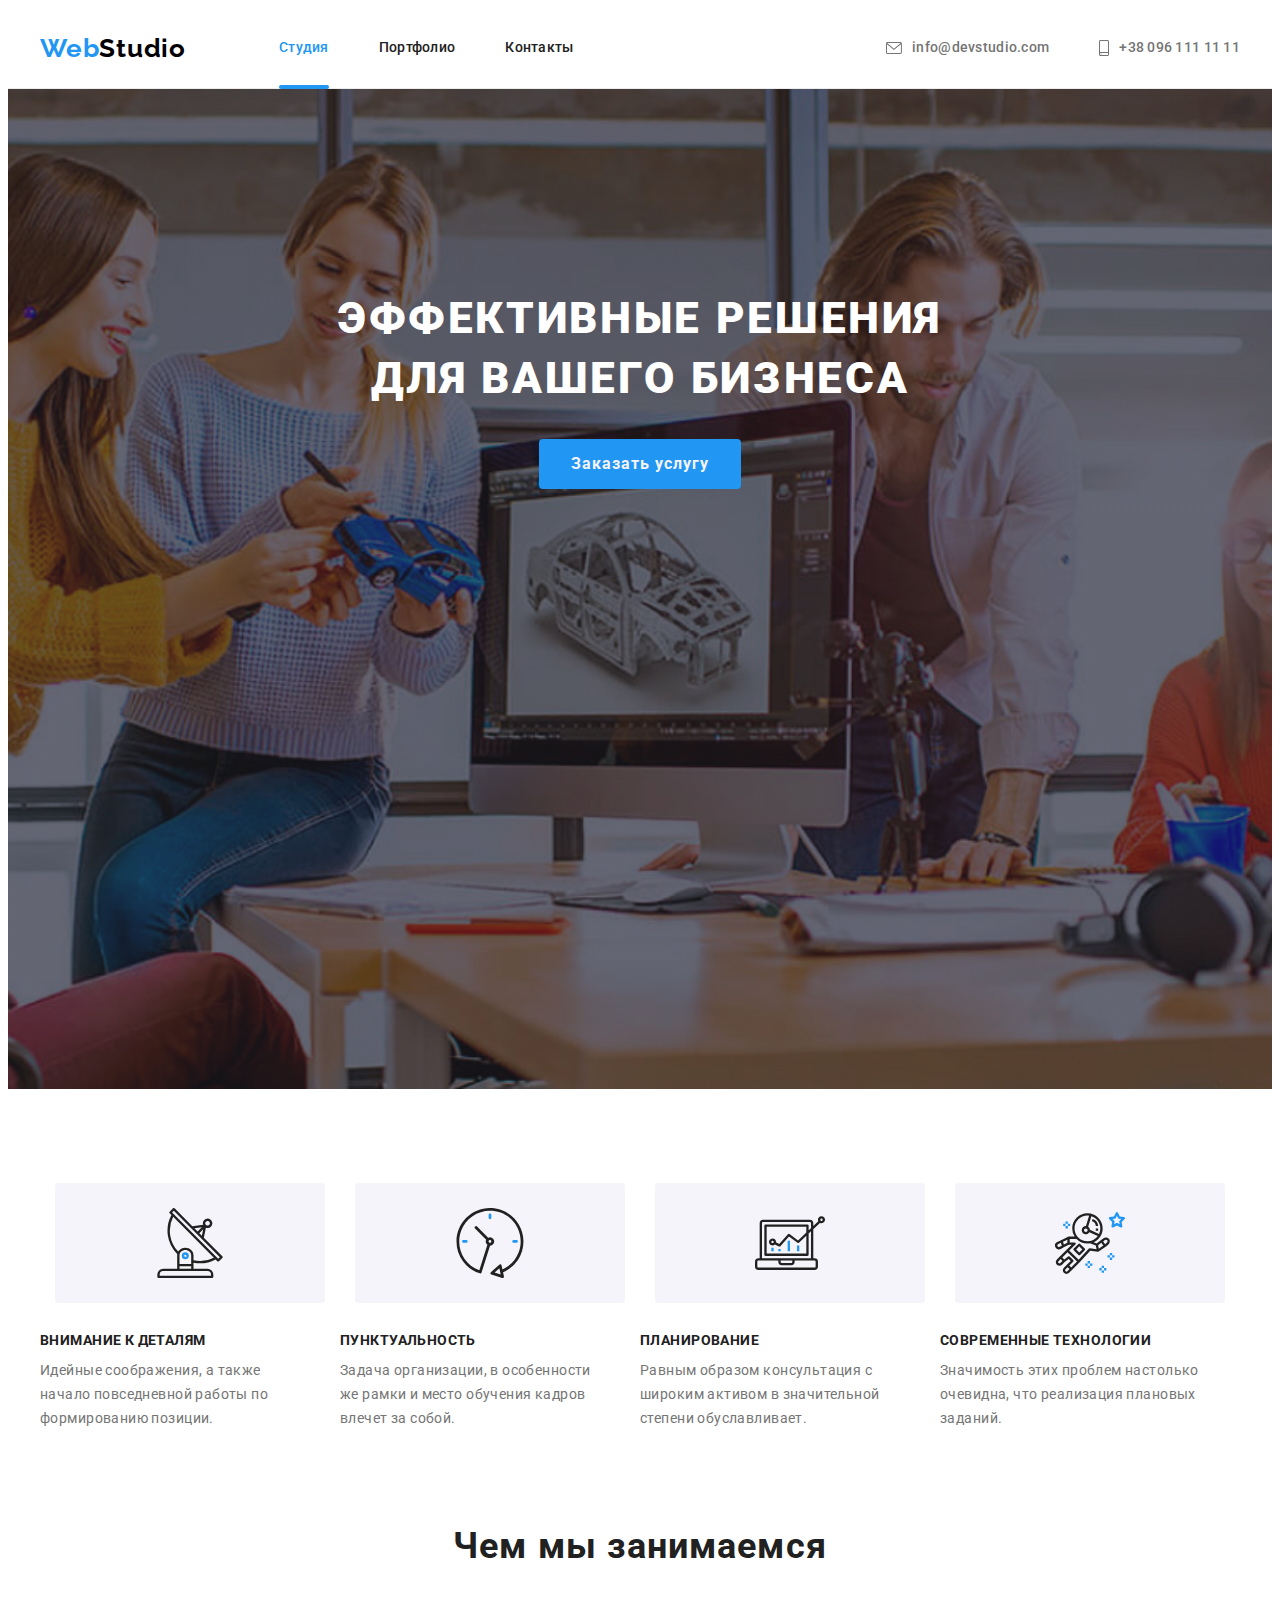
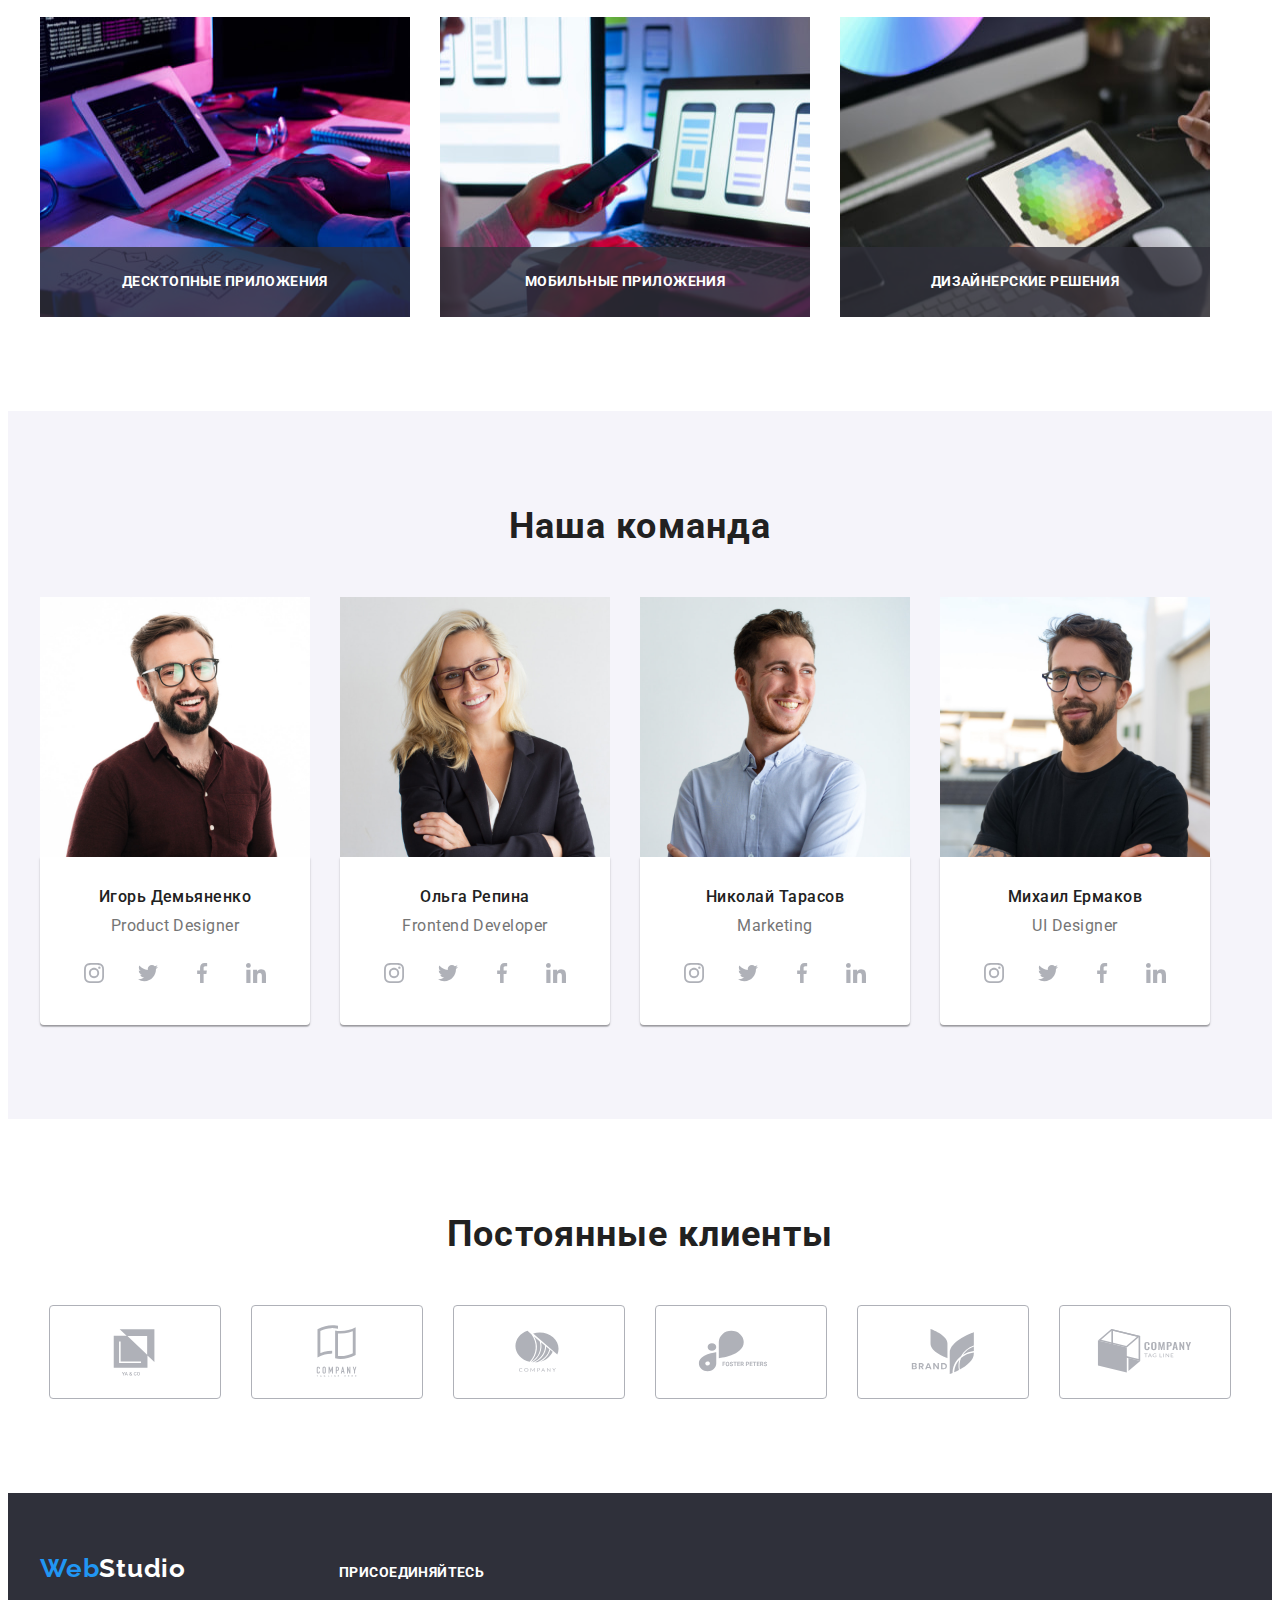
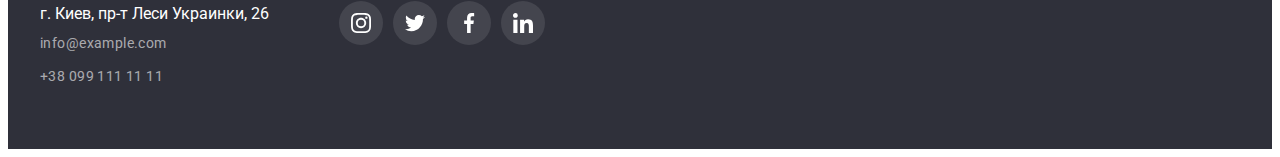
<file: index.html>
<!DOCTYPE html>
<html lang="ru">
  <head>
    <meta charset="UTF-8" />
    <meta http-equiv="X-UA-Compatible" content="IE=edge" />
    <meta name="viewport" content="width=device-width, initial-scale=1.0" />
    <title>Web studio</title>
    <link rel="preconnect" href="https://fonts.googleapis.com" />
    <link rel="preconnect" href="https://fonts.gstatic.com" crossorigin />
    <link
      href="https://fonts.googleapis.com/css2?family=Raleway:wght@700&family=Roboto:wght@400;500;700;900&display=swap"
      rel="stylesheet"
    />
    <link
      rel="stylesheet"
      href="https://cdnjs.cloudflare.com/ajax/libs/modern-normalize/1.1.0/modern-normalize.min.css"
      integrity="sha512-wpPYUAdjBVSE4KJnH1VR1HeZfpl1ub8YT/NKx4PuQ5NmX2tKuGu6U/JRp5y+Y8XG2tV+wKQpNHVUX03MfMFn9Q=="
      crossorigin="anonymous"
      referrerpolicy="no-referrer"
    />
    <link rel="stylesheet" href="./css/styles.css" />
  </head>

  <body data-page>
    <!-- Header section -->

    <header class="header">
      <div class="container header-container">
        <a class="logo link" href="./index.html" lang="en"
          >Web<span class="header-logo">Studio</span>
        </a>
        <nav class="header-nav">
          <ul class="header-list list">
            <li class="header-item">
              <a class="header-link link header-link-current" href="./index.html">Студия</a>
            </li>
            <li class="header-item">
              <a class="header-link link" href="./portfolio.html">Портфолио</a>
            </li>
            <li class="header-item"><a class="header-link link" href="#Контакты">Контакты</a></li>
          </ul>
        </nav>
        <ul class="header-contacts list">
          <li class="header-mail">
            <a class="mail-link link" href="mailto:info@devstudio.com"
              ><svg width="16" height="12" class="contact-icon">
                <use href="./images/icons.svg#mail"></use>
              </svg>
              info@devstudio.com</a
            >
          </li>
          <li class="header-phone">
            <a class="phone-link link" href="tel:+380961111111"
              ><svg width="10" height="16" class="contact-icon">
                <use href="./images/icons.svg#smartphone"></use>
              </svg>
              +38 096 111 11 11</a
            >
          </li>
        </ul>
      </div>
    </header>

    <!-- Main section -->
    <main class="main">
      <!-- Hero section -->
      <section class="hero">
        <div class="container">
          <h1 class="hero-title">Эффективные решения для вашего бизнеса</h1>
          <button class="hero-btn" type="button" data-modal-open>Заказать услугу</button>
        </div>
      </section>

      <!-- Benefits section -->
      <section class="benefits section">
        <div class="container benefits-container">
          <ul class="benefits-logo-list list">
            <li class="benefits-logo-item">
              <div class="benefits-logo-container">
                <svg class="benefits-icon" width="70" height="70">
                  <use href="./images/icons.svg#antenna"></use>
                </svg>
              </div>
            </li>
            <li class="benefits-logo-item">
              <div class="benefits-logo-container">
                <svg class="benefits-icon" width="70" height="70">
                  <use href="./images/icons.svg#clock"></use>
                </svg>
              </div>
            </li>
            <li class="benefits-logo-item">
              <div class="benefits-logo-container">
                <svg class="benefits-icon" width="70" height="70">
                  <use href="./images/icons.svg#diagram"></use>
                </svg>
              </div>
            </li>
            <li class="benefits-logo-item">
              <div class="benefits-logo-container">
                <svg class="benefits-icon" width="70" height="70">
                  <use href="./images/icons.svg#astronaut"></use>
                </svg>
              </div>
            </li>
          </ul>
          <h2 class="visually-hidden">Особенности</h2>
          <ul class="benefits-list list">
            <li class="benefits-item">
              <h3 class="benefits-title">Внимание к деталям</h3>
              <p class="benefits-text">
                Идейные соображения, а также начало повседневной работы по формированию позиции.
              </p>
            </li>
            <li class="benefits-item">
              <h3 class="benefits-title">Пунктуальность</h3>
              <p class="benefits-text">
                Задача организации, в особенности же рамки и место обучения кадров влечет за собой.
              </p>
            </li>
            <li class="benefits-item">
              <h3 class="benefits-title">Планирование</h3>
              <p class="benefits-text">
                Равным образом консультация с широким активом в значительной степени обуславливает.
              </p>
            </li>
            <li class="benefits-item">
              <h3 class="benefits-title">Современные технологии</h3>
              <p class="benefits-text">
                Значимость этих проблем настолько очевидна, что реализация плановых заданий.
              </p>
            </li>
          </ul>
        </div>
      </section>

      <!-- About section -->
      <section class="about section">
        <div class="container about-container">
          <h2 class="about-title">Чем мы занимаемся</h2>
          <ul class="about-list list">
            <li class="about-item">
              <img
                class="about-img"
                src="./images/about-work/code.jpg"
                width="370"
                height="300"
                alt="Набор кода"
              />
              <div class="label">
                <p class="label-text">Десктопные приложения</p>
              </div>
            </li>

            <li class="about-item">
              <img
                class="about-img"
                src="./images/about-work/phone-design.jpg"
                width="370"
                height="300"
                alt="Дизайн телефон"
              />
              <div class="label">
                <p class="label-text">Мобильные приложения</p>
              </div>
            </li>

            <li class="about-item">
              <img
                class="about-img"
                src="./images/about-work/graphics.jpg"
                width="370"
                height="300"
                alt="Планшет графика"
              />
              <div class="label">
                <p class="label-text">Дизайнерские решения</p>
              </div>
            </li>
          </ul>
        </div>
      </section>

      <!-- Team section -->
      <section class="team section">
        <div class="container">
          <h2 class="team-title">Наша команда</h2>
          <ul class="team-list list">
            <li class="team-item">
              <img
                class="team-img"
                src="./images/our-team/demianenko.jpg"
                width="270"
                height="260"
                alt="Сотрудник"
              />
              <div class="team-card">
                <h3 class="employee-title">Игорь Демьяненко</h3>
                <p class="team-text" lang="en">Product Designer</p>
                <ul class="social-list list">
                  <li class="social-item">
                    <a
                      class="social-link link"
                      href=""
                      target="_blank"
                      rel="noopener noreferrer"
                      aria-label="instagram"
                    >
                      <svg class="social-icon" width="20" height="20">
                        <use href="./images/icons.svg#instagram"></use>
                      </svg>
                    </a>
                  </li>
                  <li class="social-item">
                    <a
                      class="social-link link"
                      href=""
                      target="_blank"
                      rel="noopener noreferrer"
                      aria-label="twitter"
                    >
                      <svg class="social-icon" width="20" height="20">
                        <use href="./images/icons.svg#twitter"></use>
                      </svg>
                    </a>
                  </li>
                  <li class="social-item">
                    <a
                      class="social-link link"
                      href=""
                      target="_blank"
                      rel="noopener noreferrer"
                      aria-label="facebook"
                    >
                      <svg class="social-icon" width="20" height="20">
                        <use href="./images/icons.svg#facebook"></use>
                      </svg>
                    </a>
                  </li>
                  <li class="social-item">
                    <a
                      class="social-link link"
                      href=""
                      target="_blank"
                      rel="noopener noreferrer"
                      aria-label="instagram"
                    >
                      <svg class="social-icon" width="20" height="20">
                        <use href="./images/icons.svg#linkedin"></use>
                      </svg>
                    </a>
                  </li>
                </ul>
              </div>
            </li>
            <li class="team-item">
              <img
                class="team-img"
                src="./images/our-team/repina.jpg"
                width="270"
                height="260"
                alt="Сотрудник"
              />
              <div class="team-card">
                <h3 class="employee-title">Ольга Репина</h3>
                <p class="team-text" lang="en">Frontend Developer</p>
                <ul class="social-list list">
                  <li class="social-item">
                    <a
                      class="social-link link"
                      href=""
                      target="_blank"
                      rel="noopener noreferrer"
                      aria-label="instagram"
                    >
                      <svg class="social-icon" width="20" height="20">
                        <use href="./images/icons.svg#instagram"></use>
                      </svg>
                    </a>
                  </li>
                  <li class="social-item">
                    <a
                      class="social-link link"
                      href=""
                      target="_blank"
                      rel="noopener noreferrer"
                      aria-label="twitter"
                    >
                      <svg class="social-icon" width="20" height="20">
                        <use href="./images/icons.svg#twitter"></use>
                      </svg>
                    </a>
                  </li>
                  <li class="social-item">
                    <a
                      class="social-link link"
                      href=""
                      target="_blank"
                      rel="noopener noreferrer"
                      aria-label="facebook"
                    >
                      <svg class="social-icon" width="20" height="20">
                        <use href="./images/icons.svg#facebook"></use>
                      </svg>
                    </a>
                  </li>
                  <li class="social-item">
                    <a
                      class="social-link link"
                      href=""
                      target="_blank"
                      rel="noopener noreferrer"
                      aria-label="likedin"
                    >
                      <svg class="social-icon" width="20" height="20">
                        <use href="./images/icons.svg#linkedin"></use>
                      </svg>
                    </a>
                  </li>
                </ul>
              </div>
            </li>
            <li class="team-item">
              <img
                class="team-img"
                src="./images/our-team/tarasov.jpg"
                width="270"
                height="260"
                alt="Сотрудник"
              />
              <div class="team-card">
                <h3 class="employee-title">Николай Тарасов</h3>
                <p class="team-text" lang="en">Marketing</p>
                <ul class="social-list list">
                  <li class="social-item">
                    <a
                      class="social-link"
                      href=""
                      target="_blank"
                      rel="noopener noreferrer"
                      aria-label="instagram"
                    >
                      <svg class="social-icon" width="20" height="20">
                        <use href="./images/icons.svg#instagram"></use>
                      </svg>
                    </a>
                  </li>
                  <li class="social-item">
                    <a
                      class="social-link link"
                      href=""
                      target="_blank"
                      rel="noopener noreferrer"
                      aria-label="twitter"
                    >
                      <svg class="social-icon" width="20" height="20">
                        <use href="./images/icons.svg#twitter"></use>
                      </svg>
                    </a>
                  </li>
                  <li class="social-item">
                    <a
                      class="social-link link"
                      href=""
                      target="_blank"
                      rel="noopener noreferrer"
                      aria-label="facebook"
                    >
                      <svg class="social-icon" width="20" height="20">
                        <use href="./images/icons.svg#facebook"></use>
                      </svg>
                    </a>
                  </li>
                  <li class="social-item">
                    <a
                      class="social-link link"
                      href=""
                      target="_blank"
                      rel="noopener noreferrer"
                      aria-label="linkedin"
                    >
                      <svg class="social-icon" width="20" height="20">
                        <use href="./images/icons.svg#linkedin"></use>
                      </svg>
                    </a>
                  </li>
                </ul>
              </div>
            </li>
            <li class="team-item">
              <img
                class="team-img"
                src="./images/our-team/ermakov.jpg"
                width="270"
                height="260"
                alt="Сотрудник"
              />
              <div class="team-card">
                <h3 class="employee-title">Михаил Ермаков</h3>
                <p class="team-text" lang="en">UI Designer</p>
                <ul class="social-list list">
                  <li class="social-item">
                    <a
                      class="social-link"
                      href=""
                      target="_blank"
                      rel="noopener noreferrer"
                      aria-label="instagram"
                    >
                      <svg class="social-icon" width="20" height="20">
                        <use href="./images/icons.svg#instagram"></use>
                      </svg>
                    </a>
                  </li>
                  <li class="social-item">
                    <a
                      class="social-link link"
                      href=""
                      target="_blank"
                      rel="noopener noreferrer"
                      aria-label="twitter"
                    >
                      <svg class="social-icon" width="20" height="20">
                        <use href="./images/icons.svg#twitter"></use>
                      </svg>
                    </a>
                  </li>
                  <li class="social-item">
                    <a
                      class="social-link link"
                      href=""
                      target="_blank"
                      rel="noopener noreferrer"
                      aria-label="facebook"
                    >
                      <svg class="social-icon" width="20" height="20">
                        <use href="./images/icons.svg#facebook"></use>
                      </svg>
                    </a>
                  </li>
                  <li class="social-item">
                    <a
                      class="social-link link"
                      href=""
                      target="_blank"
                      rel="noopener noreferrer"
                      aria-label="linkedin"
                    >
                      <svg class="social-icon" width="20" height="20">
                        <use href="./images/icons.svg#linkedin"></use>
                      </svg>
                    </a>
                  </li>
                </ul>
              </div>
            </li>
          </ul>
        </div>
      </section>

      <!-- Clients -->
      <section class="clients section">
        <div class="container">
          <h2 class="clients-title">Постоянные клиенты</h2>
          <ul class="clients-list list">
            <li class="clients-item">
              <a
                class="clients-link link"
                href=""
                target="_blank"
                rel="noopener noreferrer"
                aria-label="company YA&CO"
              >
                <svg class="clients-icon" width="106" height="60">
                  <use href="./images/icons.svg#logo1"></use>
                </svg>
              </a>
            </li>
            <li class="clients-item">
              <a
                class="clients-link link"
                href=""
                target="_blank"
                rel="noopener noreferrer"
                aria-label="company Tagline Here"
              >
                <svg class="clients-icon" width="106" height="60">
                  <use href="./images/icons.svg#logo2"></use>
                </svg>
              </a>
            </li>
            <li class="clients-item">
              <a
                class="clients-link link"
                href=""
                target="_blank"
                rel="noopener noreferrer"
                aria-label="Company"
              >
                <svg class="clients-icon" width="106" height="60">
                  <use href="./images/icons.svg#logo3"></use>
                </svg>
              </a>
            </li>
            <li class="clients-item">
              <a
                class="clients-link link"
                href=""
                target="_blank"
                rel="noopener noreferrer"
                aria-label="company Foster Peters"
              >
                <svg class="clients-icon" width="106" height="60">
                  <use href="./images/icons.svg#logo4"></use>
                </svg>
              </a>
            </li>
            <li class="clients-item">
              <a
                class="clients-link link"
                href=""
                target="_blank"
                rel="noopener noreferrer"
                aria-label="Company Brand"
              >
                <svg class="clients-icon" width="106" height="60">
                  <use href="./images/icons.svg#logo5"></use>
                </svg>
              </a>
            </li>
            <li class="clients-item">
              <a
                class="clients-link link"
                href=""
                target="_blank"
                rel="noopener noreferrer"
                aria-label="company Tag Line"
              >
                <svg class="clients-icon" width="106" height="60">
                  <use href="./images/icons.svg#logo6"></use>
                </svg>
              </a>
            </li>
          </ul>
        </div>
      </section>
    </main>

    <!-- Footer section -->
    <footer class="footer" id="Контакты">
      <div class="container footer-container">
        <div class="footer-box">
          <a class="logo link" href="./index.html" lang="en"
            >Web<span class="footer-logo">Studio</span>
          </a>
          <address class="footer-address">
            <ul class="footer-list list">
              <li class="footer-item">
                <a
                  class="address-link link"
                  href="https://goo.gl/maps/opvbCCuK2W5cB6Hv9"
                  target="_blank"
                  title="Гугл мaп"
                  rel="_norefferer noopener"
                  >г. Киев, пр-т Леси Украинки, 26</a
                >
              </li>
              <li class="footer-item">
                <a class="footer-link link" href="mailto:info@example.com">info@example.com</a>
              </li>
              <li class="footer-item">
                <a class="footer-link link" href="tel:+380991111111"> +38 099 111 11 11</a>
              </li>
            </ul>
          </address>
        </div>
        <div class="footer-box">
          <h3 class="footer-title">Присоединяйтесь</h3>
          <ul class="box-list list">
            <li class="box-item">
              <a
                class="box-link link"
                href=""
                target="_blank"
                rel="noopener noreferrer"
                aria-label="instagram"
              >
                <svg class="box-icon" width="20" height="20">
                  <use href="./images/icons.svg#instagram"></use>
                </svg>
              </a>
            </li>
            <li class="box-item">
              <a
                class="box-link link"
                href=""
                target="_blank"
                rel="noopener noreferrer"
                aria-label="twitter"
              >
                <svg class="box-icon" width="20" height="20">
                  <use href="./images/icons.svg#twitter"></use>
                </svg>
              </a>
            </li>
            <li class="box-item">
              <a
                class="box-link link"
                href=""
                target="_blank"
                rel="noopener noreferrer"
                aria-label="facebook"
              >
                <svg class="box-icon" width="20" height="20">
                  <use href="./images/icons.svg#facebook"></use>
                </svg>
              </a>
            </li>
            <li class="box-item">
              <a
                class="box-link link"
                href=""
                target="_blank"
                rel="noopener noreferrer"
                aria-label="linkedin"
              >
                <svg class="box-icon" width="20" height="20">
                  <use href="./images/icons.svg#linkedin"></use>
                </svg>
              </a>
            </li>
          </ul>
        </div>
      </div>
    </footer>

    <!-- Modal window -->

    <div class="backdrop is-hidden" data-modal>
      <div class="modal">
        <button class="modal-btn" data-modal-close>
          <svg class="modal-btn-icon" width="18" height="18">
            <use href="./images/icons.svg#close-modal"></use>
          </svg>
        </button>
      </div>
    </div>

    <script src="./js/modal.js"></script>
  </body>
</html>
</file>
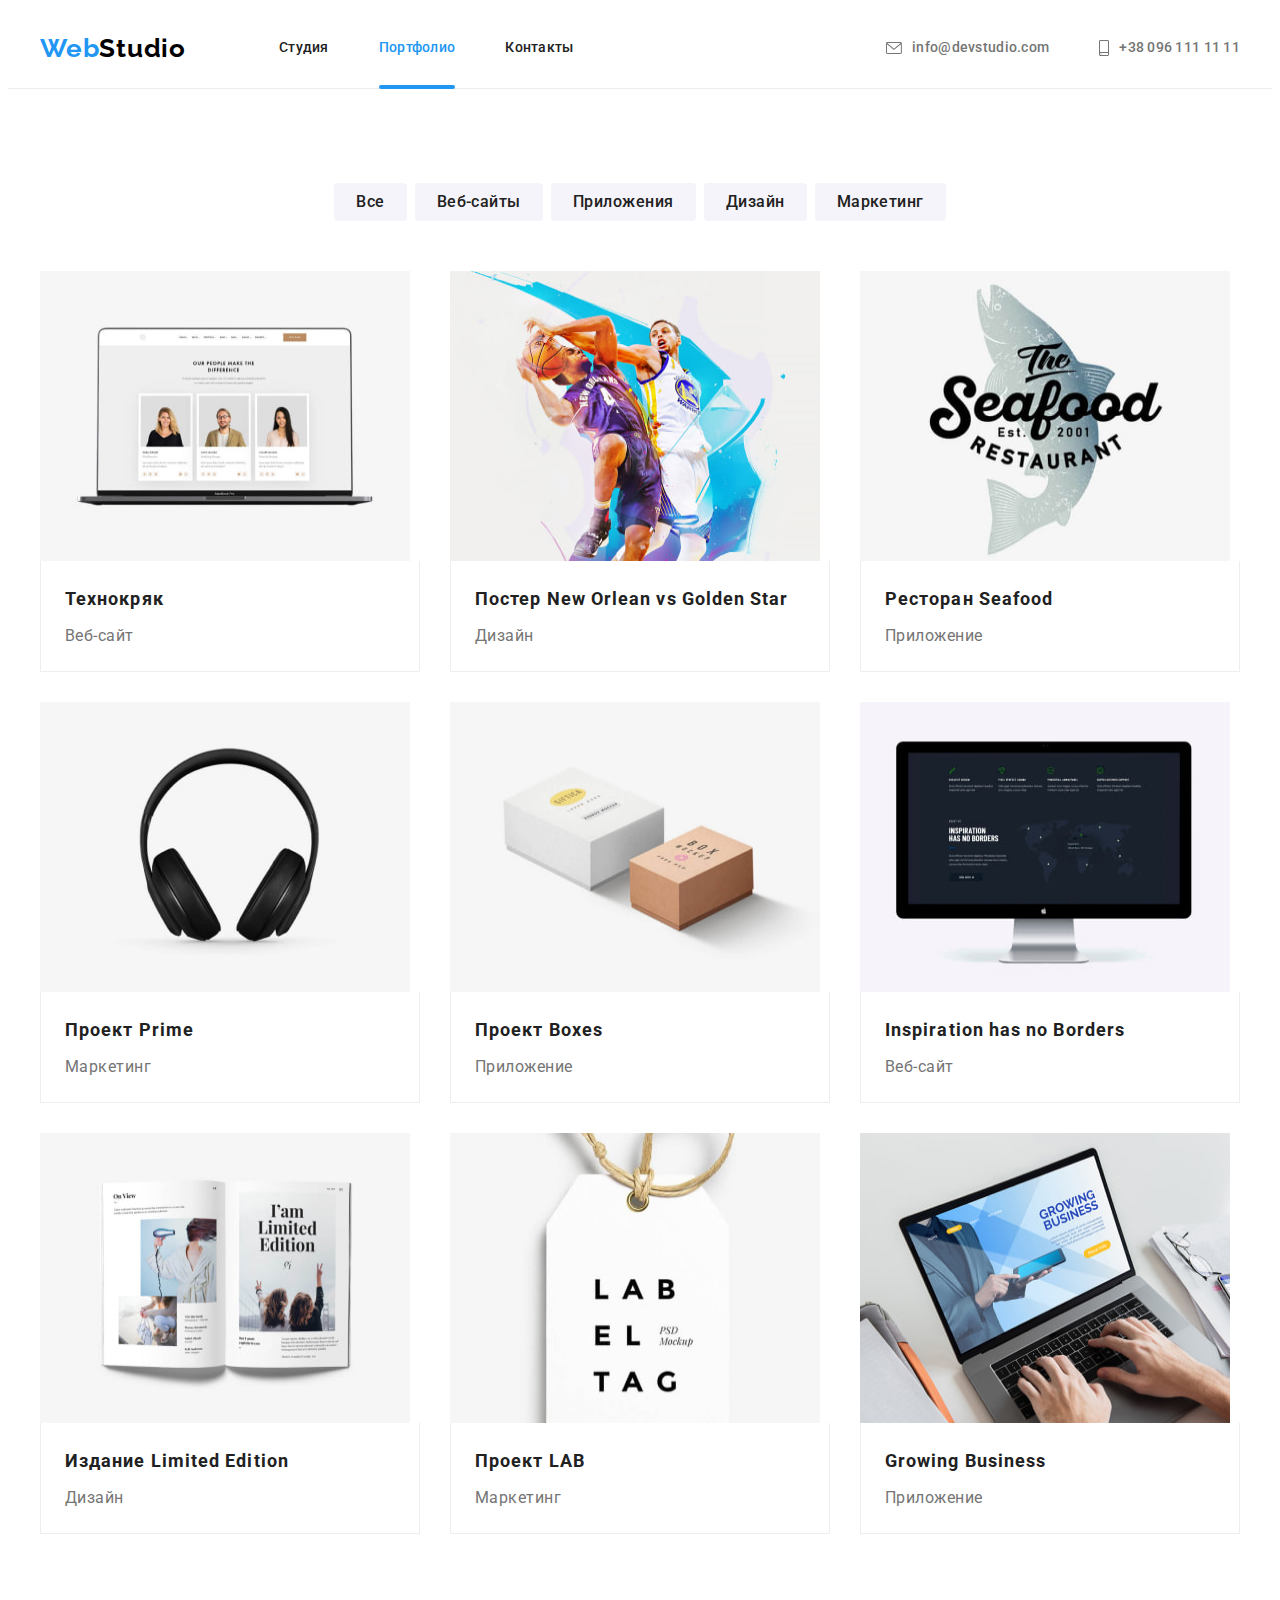
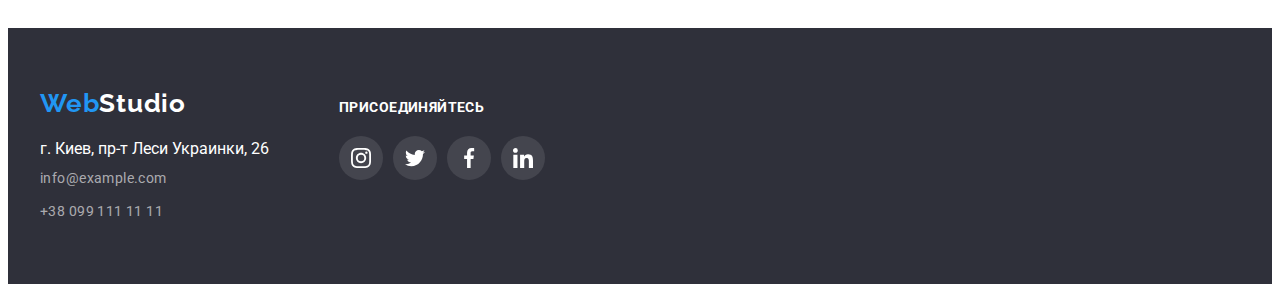
<file: portfolio.html>
<!DOCTYPE html>
<html lang="ru">
  <head>
    <meta charset="UTF-8" />
    <meta http-equiv="X-UA-Compatible" content="IE=edge" />
    <meta name="viewport" content="width=device-width, initial-scale=1.0" />
    <title>Potfolio</title>
    <link rel="preconnect" href="https://fonts.googleapis.com" />
    <link rel="preconnect" href="https://fonts.gstatic.com" crossorigin />
    <link
      href="https://fonts.googleapis.com/css2?family=Raleway:wght@700&family=Roboto:wght@400;500;700;900&display=swap"
      rel="stylesheet"
    />
    <link
      rel="stylesheet"
      href="https://cdnjs.cloudflare.com/ajax/libs/modern-normalize/1.1.0/modern-normalize.min.css"
      integrity="sha512-wpPYUAdjBVSE4KJnH1VR1HeZfpl1ub8YT/NKx4PuQ5NmX2tKuGu6U/JRp5y+Y8XG2tV+wKQpNHVUX03MfMFn9Q=="
      crossorigin="anonymous"
      referrerpolicy="no-referrer"
    />
    <link rel="stylesheet" href="./css/styles.css" />
  </head>

  <body>
    <!-- Header section -->

    <header class="header">
      <div class="container header-container">
        <a class="logo link" href="./index.html" lang="en"
          >Web<span class="header-logo">Studio</span>
        </a>
        <nav class="header-nav">
          <ul class="header-list list">
            <li class="header-item">
              <a class="header-link link" href="./index.html">Студия</a>
            </li>
            <li class="header-item">
              <a class="header-link link header-link-current" href="./portfolio.html">Портфолио</a>
            </li>
            <li class="header-item"><a class="header-link link" href="#Контакты">Контакты</a></li>
          </ul>
        </nav>
        <ul class="header-contacts list">
          <li class="header-mail">
            <a class="mail-link link" href="mailto:info@devstudio.com"
              ><svg width="16" height="12" class="contact-icon">
                <use href="./images/icons.svg#mail"></use>
              </svg>
              info@devstudio.com</a
            >
          </li>
          <li class="header-phone">
            <a class="phone-link link" href="tel:+380961111111"
              ><svg width="10" height="16" class="contact-icon">
                <use href="./images/icons.svg#smartphone"></use>
              </svg>
              +38 096 111 11 11</a
            >
          </li>
        </ul>
      </div>
    </header>

    <!-- Main section -->
    <main class="main">
      <section class="portfolio section">
        <div class="container">
          <h1 class="visually-hidden">Портфолио</h1>
          <ul class="btn-list list">
            <li class="portfolio-item">
              <button class="portfolio-btn" type="button">Все</button>
            </li>
            <li class="portfolio-item">
              <button class="portfolio-btn" type="button">Веб-сайты</button>
            </li>
            <li class="portfolio-item">
              <button class="portfolio-btn" type="button">Приложения</button>
            </li>
            <li class="portfolio-item">
              <button class="portfolio-btn" type="button">Дизайн</button>
            </li>
            <li class="portfolio-item">
              <button class="portfolio-btn" type="button">Маркетинг</button>
            </li>
          </ul>
          <ul class="portfolio-list list">
            <li class="portfolio-item work-item">
              <a class="portfolio-link link" href="#">
                <div class="card-box">
                  <img
                    src="./images/portfolio/tehnokriak.jpg"
                    width="370"
                    height="290"
                    alt="окно сайта"
                  />
                  <div class="overlay">
                    <p class="overlay-text">
                      Ресурс предлагает комплексные предложения с разным уровнем функционала и
                      сервисов. Все это позволит посетителю получить исчерпывающие сведения
                      о&nbsp;компании или частном лице.
                    </p>
                  </div>
                </div>
                <div class="potfolio-border">
                  <h3 class="portfolio-title">Технокряк</h3>
                  <p class="portfolio-text">Веб-сайт</p>
                </div>
              </a>
            </li>
            <li class="portfolio-item work-item">
              <a class="portfolio-link link" href="#">
                <div class="card-box">
                  <img
                    src="./images/portfolio/poster.jpg"
                    width="370"
                    height="290"
                    alt="постер матчу"
                  />
                  <div class="overlay">
                    <p class="overlay-text">
                      Ресурс предлагает комплексные предложения с разным уровнем функционала и
                      сервисов. Все это позволит посетителю получить исчерпывающие сведения
                      о&nbsp;компании или частном лице.
                    </p>
                  </div>
                </div>
                <div class="potfolio-border">
                  <h3 class="portfolio-title">
                    Постер <span lang="en">New Orlean vs Golden Star</span>
                  </h3>
                  <p class="portfolio-text">Дизайн</p>
                </div>
              </a>
            </li>
            <li class="portfolio-item work-item">
              <a class="portfolio-link link" href="#">
                <div class="card-box">
                  <img
                    src="./images/portfolio/restourant.jpg"
                    width="370"
                    height="290"
                    alt="лого ресторану"
                  />
                  <div class="overlay">
                    <p class="overlay-text">
                      Ресурс предлагает комплексные предложения с разным уровнем функционала и
                      сервисов. Все это позволит посетителю получить исчерпывающие сведения
                      о&nbsp;компании или частном лице.
                    </p>
                  </div>
                </div>
                <div class="potfolio-border">
                  <h3 class="portfolio-title">Ресторан <span lang="en">Seafood</span></h3>
                  <p class="portfolio-text">Приложение</p>
                </div>
              </a>
            </li>
            <li class="portfolio-item work-item">
              <a class="portfolio-link link" href="#">
                <div class="card-box">
                  <img
                    src="./images/portfolio/project-prime.jpg"
                    width="370"
                    height="290"
                    alt="наушники"
                  />
                  <div class="overlay">
                    <p class="overlay-text">
                      Ресурс предлагает комплексные предложения с разным уровнем функционала и
                      сервисов. Все это позволит посетителю получить исчерпывающие сведения
                      о&nbsp;компании или частном лице.
                    </p>
                  </div>
                </div>
                <div class="potfolio-border">
                  <h3 class="portfolio-title">Проект <span lang="en">Prime</span></h3>
                  <p class="portfolio-text">Маркетинг</p>
                </div>
              </a>
            </li>
            <li class="portfolio-item work-item">
              <a class="portfolio-link link" href="#">
                <div class="card-box">
                  <img
                    src="./images/portfolio/project-boxes.jpg"
                    width="370"
                    height="290"
                    alt="два ящика"
                  />
                  <div class="overlay">
                    <p class="overlay-text">
                      Ресурс предлагает комплексные предложения с разным уровнем функционала и
                      сервисов. Все это позволит посетителю получить исчерпывающие сведения
                      о&nbsp;компании или частном лице.
                    </p>
                  </div>
                </div>
                <div class="potfolio-border">
                  <h3 class="portfolio-title">Проект <span lang="en">Boxes</span></h3>
                  <p class="portfolio-text">Приложение</p>
                </div>
              </a>
            </li>
            <li class="portfolio-item work-item">
              <a class="portfolio-link link" href="#">
                <div class="card-box">
                  <img
                    src="./images/portfolio/inspiration.jpg"
                    width="370"
                    height="290"
                    alt="окно сайта на мониторе"
                  />
                  <div class="overlay">
                    <p class="overlay-text">
                      Ресурс предлагает комплексные предложения с разным уровнем функционала и
                      сервисов. Все это позволит посетителю получить исчерпывающие сведения
                      о&nbsp;компании или частном лице.
                    </p>
                  </div>
                </div>
                <div class="potfolio-border">
                  <h3 class="portfolio-title" lang="en">Inspiration has no Borders</h3>
                  <p class="portfolio-text">Веб-сайт</p>
                </div>
              </a>
            </li>
            <li class="portfolio-item work-item">
              <a class="portfolio-link link" href="#">
                <div class="card-box">
                  <img src="./images/portfolio/edition.jpg" width="370" height="290" alt="книга" />
                  <div class="overlay">
                    <p class="overlay-text">
                      Ресурс предлагает комплексные предложения с разным уровнем функционала и
                      сервисов. Все это позволит посетителю получить исчерпывающие сведения
                      о&nbsp;компании или частном лице.
                    </p>
                  </div>
                </div>
                <div class="potfolio-border">
                  <h3 class="portfolio-title">Издание <span lang="en">Limited Edition</span></h3>
                  <p class="portfolio-text">Дизайн</p>
                </div>
              </a>
            </li>
            <li class="portfolio-item work-item">
              <a class="portfolio-link link" href="#">
                <div class="card-box">
                  <img
                    src="./images/portfolio/project-lab.jpg"
                    width="370"
                    height="290"
                    alt="бирка"
                  />
                  <div class="overlay">
                    <p class="overlay-text">
                      Ресурс предлагает комплексные предложения с разным уровнем функционала и
                      сервисов. Все это позволит посетителю получить исчерпывающие сведения
                      о&nbsp;компании или частном лице.
                    </p>
                  </div>
                </div>
                <div class="potfolio-border">
                  <h3 class="portfolio-title">Проект <span lang="en">LAB</span></h3>
                  <p class="portfolio-text">Маркетинг</p>
                </div>
              </a>
            </li>
            <li class="portfolio-item work-item">
              <a class="portfolio-link link" href="#">
                <div class="card-box">
                  <img
                    src="./images/portfolio/growing-business.jpg"
                    width="370"
                    height="290"
                    alt="приложение на ноутбуке"
                  />
                  <div class="overlay">
                    <p class="overlay-text">
                      Ресурс предлагает комплексные предложения с разным уровнем функционала и
                      сервисов. Все это позволит посетителю получить исчерпывающие сведения
                      о&nbsp;компании или частном лице.
                    </p>
                  </div>
                </div>
                <div class="potfolio-border">
                  <h3 class="portfolio-title" lang="en">Growing Business</h3>
                  <p class="portfolio-text">Приложение</p>
                </div>
              </a>
            </li>
          </ul>
        </div>
      </section>
    </main>

    <!-- Footer section -->
    <footer class="footer" id="Контакты">
      <div class="container footer-container">
        <div class="footer-box">
          <a class="logo link" href="./index.html" lang="en"
            >Web<span class="footer-logo">Studio</span>
          </a>
          <address class="footer-address">
            <ul class="footer-list list">
              <li class="footer-item">
                <a
                  class="address-link link"
                  href="https://goo.gl/maps/opvbCCuK2W5cB6Hv9"
                  target="_blank"
                  title="Гугл мaп"
                  rel="_norefferer noopener"
                  >г. Киев, пр-т Леси Украинки, 26</a
                >
              </li>
              <li class="footer-item">
                <a class="footer-link link" href="mailto:info@example.com">info@example.com</a>
              </li>
              <li class="footer-item">
                <a class="footer-link link" href="tel:+380991111111"> +38 099 111 11 11</a>
              </li>
            </ul>
          </address>
        </div>
        <div class="footer-box">
          <h3 class="footer-title">Присоединяйтесь</h3>
          <ul class="box-list list">
            <li class="box-item">
              <a
                class="box-link link"
                href=""
                target="_blank"
                rel="noopener noreferrer"
                aria-label="instagram"
              >
                <svg class="box-icon" width="20" height="20">
                  <use href="./images/icons.svg#instagram"></use>
                </svg>
              </a>
            </li>
            <li class="box-item">
              <a
                class="box-link link"
                href=""
                target="_blank"
                rel="noopener noreferrer"
                aria-label="twitter"
              >
                <svg class="box-icon" width="20" height="20">
                  <use href="./images/icons.svg#twitter"></use>
                </svg>
              </a>
            </li>
            <li class="box-item">
              <a
                class="box-link link"
                href=""
                target="_blank"
                rel="noopener noreferrer"
                aria-label="facebook"
              >
                <svg class="box-icon" width="20" height="20">
                  <use href="./images/icons.svg#facebook"></use>
                </svg>
              </a>
            </li>
            <li class="box-item">
              <a
                class="box-link link"
                href=""
                target="_blank"
                rel="noopener noreferrer"
                aria-label="linkedin"
              >
                <svg class="box-icon" width="20" height="20">
                  <use href="./images/icons.svg#linkedin"></use>
                </svg>
              </a>
            </li>
          </ul>
        </div>
      </div>
    </footer>
  </body>
</html>
</file>
<file: css/styles.css>
:root {
  /* fonts */
  --main-font: 'Roboto', sans-serif;
  --secondary-font: 'Raleway', sans-serif;
  /* text colors */
  --main-txt-clr: #757575;
  --secondary-light-txt-clr: #ffffff;
  --secondary-dark-txt-clr: #212121;
  --accent-txt-color: #2196f3;
  --logo-txt-clr: #000000;
  /* bg colors */
  --dark-bg-clr: #2f303a;
  --light-bg-clr: #f5f4fa;
  --hover-btn-clt: #188ce8;
  /* others */
  --animation-fast: 250ms cubic-bezier(0.4, 0, 0.2, 1);
}

body {
  font-family: var(--main-font);
  color: var(--main-txt-clr);
}

.no-scroll {
  overflow: hidden;
}

/* Based styles */

.container {
  width: 1200px;
  padding-left: 15px;
  padding-right: 15px;
  margin-left: auto;
  margin-right: auto;
}

.section {
  padding-top: 94px;
  padding-bottom: 94px;
}

.visually-hidden {
  position: absolute;
  width: 1px;
  height: 1px;
  margin: -1px;
  border: 0;
  padding: 0;

  white-space: nowrap;
  clip-path: inset(100%);
  clip: rect(0 0 0 0);
  overflow: hidden;
}

/* Reset styles */

h1,
h2,
h3,
h4,
h5,
h6,
p {
  margin: 0;
}

.link {
  text-decoration: none;
  color: currentColor;
}

.list {
  margin: 0;
  padding: 0;
  list-style: none;
}

img {
  display: block;
}

/* Header section */
.header-container {
  display: flex;
  align-items: center;
}

.logo {
  font-family: 'Raleway';
  font-style: normal;
  font-weight: 700;
  font-size: 26px;
  line-height: 1.19;
  letter-spacing: 0.03em;
  color: var(--accent-txt-color);
}

.header-logo {
  color: var(--logo-txt-clr);
}

.header-nav {
  margin-right: auto;
  margin-left: 93px;
}

.header-list {
  display: flex;
  gap: 50px;
}

.header-item {
  position: relative;
}

.header-contacts {
  display: flex;
}

.header-mail {
  margin-right: 50px;
}

.header-link,
.mail-link,
.phone-link {
  padding-top: 32px;
  padding-bottom: 32px;
  display: block;
  font-weight: 500;
  font-size: 14px;
  line-height: 1.14;
  letter-spacing: 0.02em;
  color: var(--secondary-dark-txt-clr);
  transition: color var(--animation-fast);
}

.header-link:hover,
.header-link:focus {
  color: var(--accent-txt-color);
}

.header-link-current {
  color: var(--accent-txt-color);
}

.header-link-current::after {
  position: absolute;
  z-index: 100;

  content: '';
  left: 0;
  bottom: -1px;
  width: 100%;
  height: 4px;
  background: var(--accent-txt-color);
  border-radius: 2px;
}

.mail-link,
.phone-link {
  color: inherit;
  display: flex;
  align-items: center;
  transition: color var(--animation-fast);
}

.mail-link:hover,
.mail-link:focus {
  color: var(--accent-txt-color);
}

.phone-link:hover,
.phone-link:focus {
  color: var(--accent-txt-color);
}

.contact-icon {
  fill: currentColor;
  margin-right: 10px;
  justify-content: center;
}

.header {
  border-bottom: 1px solid #ececec;
}

/* hero section */
.hero,
.footer {
  background: var(--dark-bg-clr);
}

.hero {
  padding-top: 200px;
  padding-bottom: 200px;
  max-width: 1600px;
  height: 600px;
  margin-left: auto;
  margin-right: auto;
  background-image: linear-gradient(to right, rgba(47, 48, 58, 0.4), rgba(47, 48, 58, 0.4)),
    url(../images/hero.jpg);
  background-repeat: no-repeat;
  background-position: center;
  background-size: cover;
}

.hero-title {
  max-width: 696px;
  margin: 0 auto;
  margin-bottom: 30px;
  font-weight: 900;
  font-size: 44px;
  line-height: 1.36;
  text-align: center;
  letter-spacing: 0.06em;
  text-transform: uppercase;
  color: var(--secondary-light-txt-clr);
}

.hero-btn,
.portfolio-btn {
  font-family: inherit;
  cursor: pointer;
  border: none;
}

.hero-btn {
  margin: 0 auto;
  display: block;
  min-width: 200px;
  min-height: 50px;
  padding: 10px 32px;
  border-radius: 4px;
  background-color: var(--accent-txt-color);
  font-weight: 700;
  font-size: 16px;
  line-height: 1.88;
  letter-spacing: 0.06em;
  color: var(--light-bg-clr);
  transition: background-color var(--animation-fast);
}

.hero-btn:hover,
.hero-btn:focus {
  color: var(--secondary-light-txt-clr);
  background-color: var(--hover-btn-clt);
}

/* Benefits section */

.benefits-logo-list {
  display: flex;
  align-items: center;
  justify-content: center;
  gap: 30px;
  margin-bottom: 30px;
}

.benefits-logo-container {
  display: flex;
  align-items: center;
  justify-content: center;
  width: 270px;
  height: 120px;
  background-color: var(--light-bg-clr);
  border-radius: 4px;
  gap: 30px;
}

.benefits {
  padding-bottom: 0;
}

.benefits-container {
  align-items: center;
}

.benefits-list {
  display: flex;
  gap: 30px;
}

.benefits-item {
  max-width: 270px;
}

.benefits-title {
  margin-bottom: 10px;
  font-weight: 700;
  font-size: 14px;
  line-height: 1.14;
  letter-spacing: 0.03em;
  text-transform: uppercase;
  color: var(--secondary-dark-txt-clr);
}

.benefits-text {
  font-size: 14px;
  line-height: 1.71;
  letter-spacing: 0.03em;
}

/* About section */

.about-list {
  display: flex;
  gap: 30px;
}

.about-item {
  position: relative;
}

.about-title,
.team-title,
.clients-title {
  margin-bottom: 50px;
  font-weight: 700;
  font-size: 36px;
  line-height: 1.17;
  text-align: center;
  letter-spacing: 0.03em;
  color: var(--secondary-dark-txt-clr);
}

.label {
  display: flex;
  align-items: center;
  justify-content: center;
  position: absolute;
  left: 0;
  bottom: 0;
  width: 100%;
  height: 70px;
  background: rgba(47, 48, 58, 0.8);
}

.label-text {
  font-weight: 700;
  font-size: 14px;
  line-height: 1.14;
  letter-spacing: 0.03em;
  text-transform: uppercase;
  color: var(--secondary-light-txt-clr);
}

/* Team section */

.team {
  background: var(--light-bg-clr);
}

.team-list {
  display: flex;
  flex-wrap: wrap;
  gap: 30px;
}
/* .team-list {
  flex-basis: calc((100% - 30px * 3) / 4);
} */
.team-card {
  padding: 30px 5px 30px 5px;
  border-radius: 0px 0px 4px 4px;
  background: #ffffff;
  box-shadow: 0px 1px 3px rgba(0, 0, 0, 0.12), 0px 1px 1px rgba(0, 0, 0, 0.14),
    0px 2px 1px rgba(0, 0, 0, 0.2);
}

.employee-title {
  margin-bottom: 10px;
  font-weight: 500;
  font-size: 16px;
  line-height: 1.19;
  text-align: center;
  letter-spacing: 0.03em;
  color: var(--secondary-dark-txt-clr);
}

.team-text {
  font-size: 16px;
  line-height: 1.19;
  text-align: center;
  letter-spacing: 0.03em;
  margin-bottom: 16px;
}

.social-list {
  display: flex;
  align-items: center;
  justify-content: center;
  gap: 10px;
}

.social-link {
  display: flex;
  align-items: center;
  justify-content: center;
  color: var(--main-txt-clr);
  width: 44px;
  height: 44px;
  background-color: #ffffff;
  border-radius: 50%;
  transition: background-color var(--animation-fast);
}

.social-icon {
  fill: #afb1b8;
  transition: fill var(--animation-fast);
}

.social-link:hover,
.social-link:focus {
  background-color: #2196f3;
}

.social-link:hover .social-icon {
  fill: #ffffff;
}

.social-link:focus .social-icon {
  fill: #ffffff;
}

/* Clients section */

.clients-list {
  display: flex;
  align-items: center;
  justify-content: center;
  gap: 30px;
}

.clients-link {
  display: flex;
  align-items: center;
  justify-content: center;
  width: 170px;
  height: 92px;
  border: 1px solid #afb1b8;
  border-radius: 4px;
  transition: border var(--animation-fast);
}

.clients-link:hover,
.clients-link:focus {
  border: 1px solid #2196f3;
}

.clients-link:hover .clients-icon {
  fill: #2196f3;
}

.clients-link:focus .clients-icon {
  fill: #2196f3;
}

.clients-icon {
  fill: #afb1b8;
  transition: fill var(--animation-fast);
}

/* Footer section */

.footer-logo {
  color: var(--secondary-light-txt-clr);
}

.footer {
  padding-top: 60px;
  padding-bottom: 60px;
}

.footer-item {
  margin-bottom: 9px;
}

.footer-item:last-child {
  margin-bottom: 0;
}

.footer-address {
  margin-top: 20px;
}

.address-link {
  font-style: normal;
  color: var(--secondary-light-txt-clr);
}

.footer-link {
  font-style: normal;
  font-size: 14px;
  line-height: 1.71;
  letter-spacing: 0.03em;
  color: rgba(255, 255, 255, 0.6);
  transition: color var(--animation-fast);
}

.footer-link:hover,
.footer-link:focus {
  color: var(--secondary-light-txt-clr);
}

.footer-title {
  font-family: 'Roboto';
  font-style: normal;
  font-weight: 700;
  font-size: 14px;
  line-height: 1.14;
  letter-spacing: 0.03em;
  text-transform: uppercase;
  color: var(--secondary-light-txt-clr);
  margin-bottom: 20px;
}

.footer-container {
  display: flex;
  gap: 70px;
  align-items: baseline;
}

.box-list {
  display: flex;
  align-items: center;
  justify-content: center;
  gap: 10px;
}

.box-link {
  display: flex;
  align-items: center;
  justify-content: center;
  width: 44px;
  height: 44px;
  border-radius: 50%;
  background-color: rgba(255, 255, 255, 0.1);
  transition: background-color var(--animation-fast);
}

.box-icon {
  fill: #ffffff;
}

.box-link:hover,
.box-link:focus {
  background-color: #2196f3;
}

/* Portfolio page */

.btn-list {
  display: flex;
  gap: 8px;
  justify-content: center;
  margin-bottom: 50px;
}

.portfolio-btn {
  padding: 6px 22px;
  border-radius: 4px;
  font-weight: 500;
  font-size: 16px;
  line-height: 1.63;
  letter-spacing: 0.03em;
  color: var(--secondary-dark-txt-clr);
  background-color: var(--light-bg-clr);
  transition: background-color var(--animation-fast), color var(--animation-fast),
    box-shadow var(--animation-fast);
}

.portfolio-btn:hover,
.portfolio-btn:focus {
  background-color: var(--accent-txt-color);
  color: var(--secondary-light-txt-clr);
  box-shadow: 0px 3px 1px rgba(0, 0, 0, 0.1), 0px 1px 2px rgba(0, 0, 0, 0.08),
    0px 2px 2px rgba(0, 0, 0, 0.12);
}

.portfolio-list {
  display: flex;
  flex-wrap: wrap;
  gap: 30px;
}

.portfolio-link {
  display: block;
  transition: box-shadow var(--animation-fast);
}

.portfolio-link:hover,
.portfolio-link:focus {
  box-shadow: 0px 1px 1px rgba(0, 0, 0, 0.12), 0px 4px 4px rgba(0, 0, 0, 0.06),
    1px 4px 6px rgba(0, 0, 0, 0.16);
}

.work-item {
  flex-basis: calc((100% - 30px * 2) / 3);
}

.portfolio-title {
  margin-bottom: 4px;
  font-weight: 700;
  font-size: 18px;
  line-height: 2;
  letter-spacing: 0.06em;
  color: var(--secondary-dark-txt-clr);
}

.portfolio-text {
  font-size: 16px;
  line-height: 1.88;
  letter-spacing: 0.03em;
}

.potfolio-border {
  padding: 20px 24px 20px 24px;
  border: 1px solid #eeeeee;
  border-top: none;
}

/* Overlay */

.card-box {
  position: relative;
  overflow: hidden;
}

.overlay {
  position: absolute;
  left: 0;
  top: 0;
  width: 100%;
  height: 100%;
  padding: 63px 24px;
  background-color: rgba(33, 150, 243, 0.9);
  transform: translateY(100%);
  transition: transform var(--animation-fast);
}

.overlay-text {
  text-align: left;
  font-size: 18px;
  line-height: 1.56;
  letter-spacing: 0.03em;
  color: var(--secondary-light-txt-clr);
}

.portfolio-link:hover .overlay {
  transform: translateY(0);
}

.portfolio-link:focus .overlay {
  transform: translateY(0);
}

/* Modal */

.backdrop {
  /* display: flex;
  align-items: center;
  justify-content: center; */
  position: fixed;
  left: 0;
  top: 0;
  width: 100%;
  height: 100%;
  background-color: rgba(0, 0, 0, 0.2);
  z-index: 1000;
  opacity: 1;
  visibility: visible;
  transition: 500ms cubic-bezier(0.4, 0, 0.2, 1);
}

.backdrop.is-hidden {
  opacity: 0;
  visibility: hidden;
  pointer-events: none;
}

.backdrop.is-hidden .modal {
  opacity: 0;
  transform: translate(-50%, -50%) scale(0.3);
}

.modal {
  position: absolute;
  left: 50%;
  top: 50%;
  width: 528px;
  height: 581px;
  background-color: var(--secondary-light-txt-clr);
  box-shadow: 0px 1px 3px rgba(0, 0, 0, 0.12), 0px 1px 1px rgba(0, 0, 0, 0.14),
    0px 2px 1px rgba(0, 0, 0, 0.2);
  border-radius: 4px;
  opacity: 1;
  transform: translate(-50%, -50%) scale(0.9);
  transition: transform 500ms cubic-bezier(0.4, 0, 0.2, 1),
    opacity 500ms cubic-bezier(0.4, 0, 0.2, 1);
}

.modal-btn {
  display: flex;
  align-items: center;
  justify-content: center;
  position: absolute;
  width: 30px;
  height: 30px;
  top: 8px;
  right: 8px;
  padding: 0;
  background-color: var(--secondary-light-txt-clr);
  border-radius: 50%;
  border: 1px solid rgba(0, 0, 0, 0.1);
  cursor: pointer;
}
</file>
